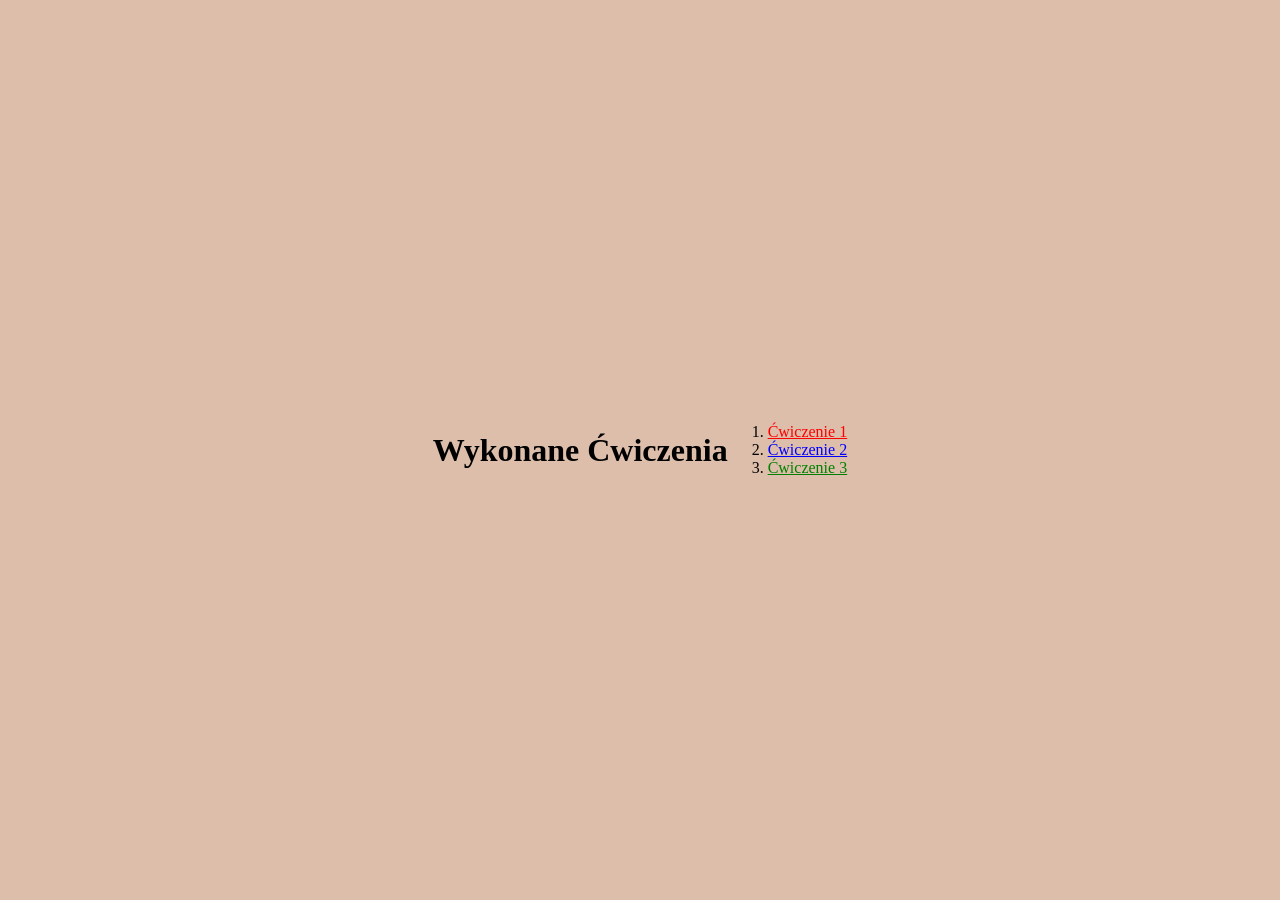
<file: lab_01/index.html>
<!doctype html>
<html lang="pl">
  <head>
    <meta charset="UTF-8" />
    <meta name="viewport" content="width=device-width, initial-scale=1.0" />
    <title>My Website</title>
    <link rel="stylesheet" href="./style.css" />
  </head>
  <body>
    <main class="main-container">
      <h1>Wykonane Ćwiczenia</h1>
      <ol>
        <li><a href="artykul.html" style="color: red">Ćwiczenie 1</a></li>
        <li><a href="tabela.html" style="color: blue">Ćwiczenie 2</a></li>
        <li><a href="kwadraty.html" style="color: green">Ćwiczenie 3</a></li>
      </ol>
    </main>
    <script src="index.js"></script>
  </body>
</html>
</file>
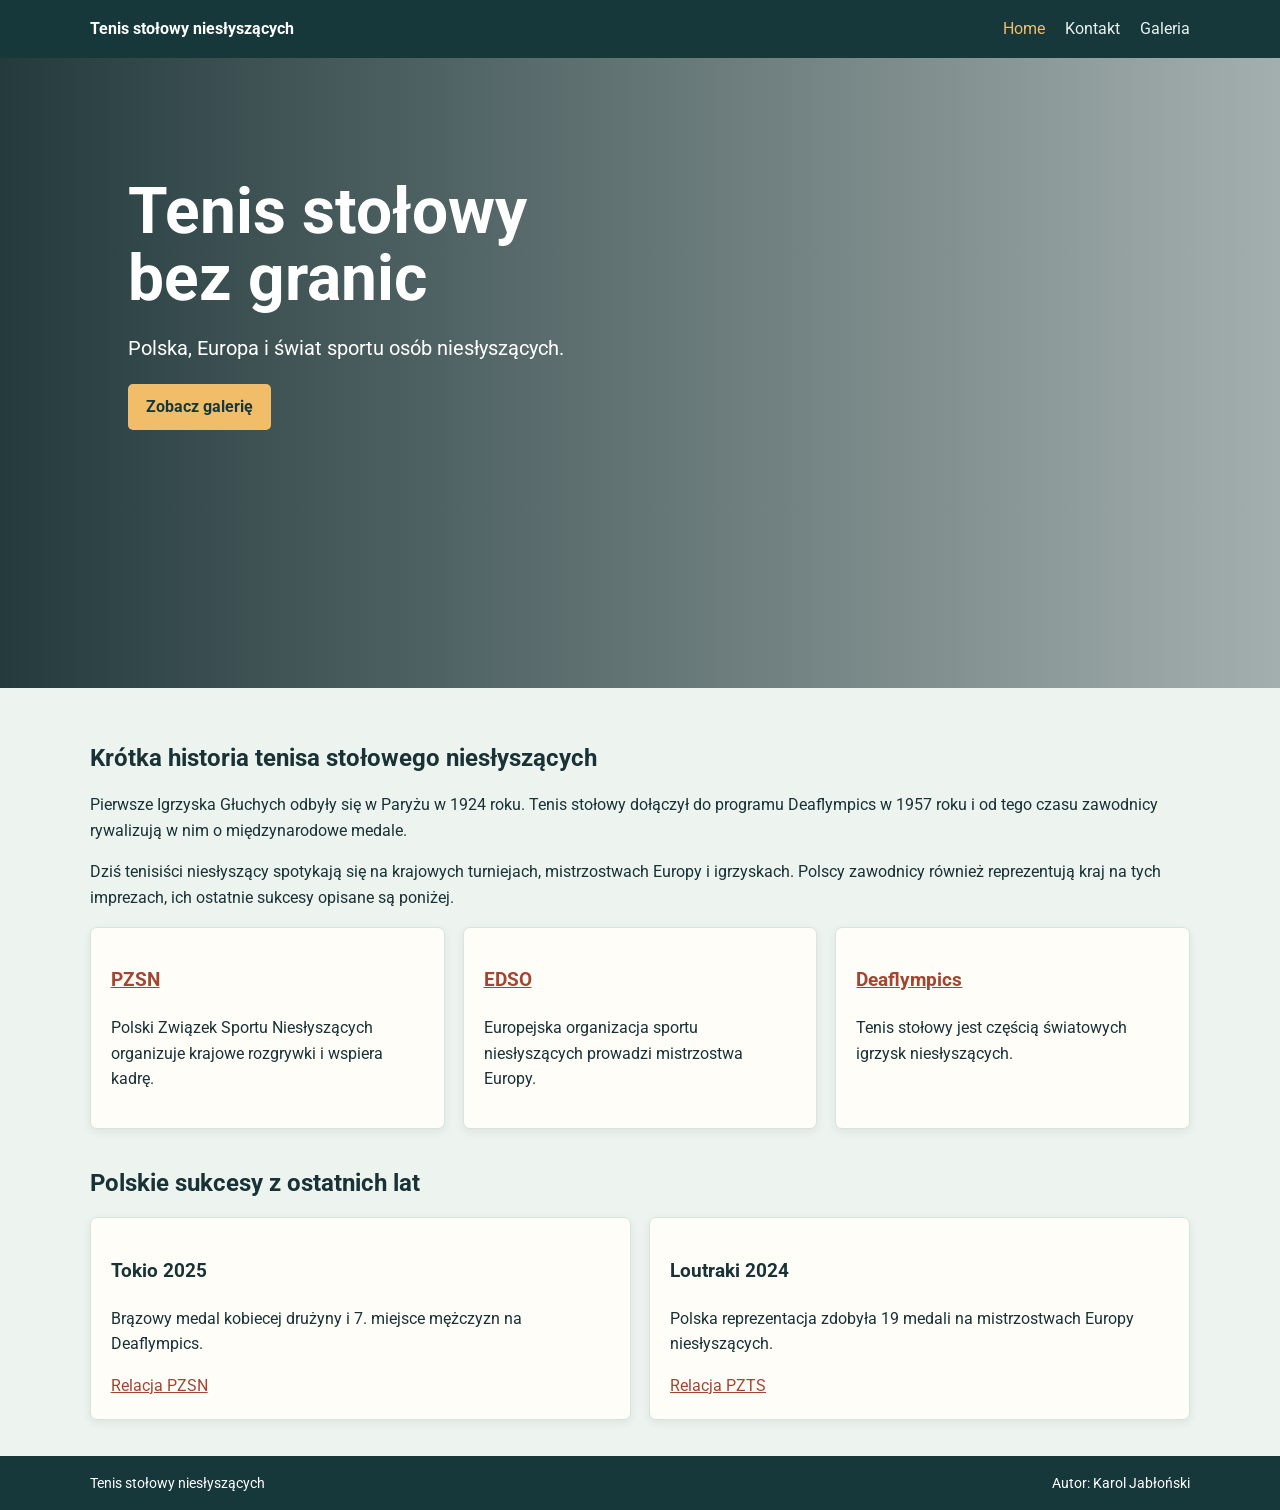
<file: projekt 1/index.html>
<!doctype html>
<html lang="pl">
  <head>
    <meta charset="utf-8" />
    <meta name="viewport" content="width=device-width, initial-scale=1" />
    <title>Tenis stołowy niesłyszących | Home</title>
    <link rel="preconnect" href="https://fonts.googleapis.com" />
    <link rel="preconnect" href="https://fonts.gstatic.com" crossorigin />
    <link
      href="https://fonts.googleapis.com/css2?family=Roboto:ital,wght@0,100..900;1,100..900&display=swap"
      rel="stylesheet"
    />
    <link rel="stylesheet" href="style.css" />
  </head>
  <body>
    <header>
      <a class="brand" href="home.html">Tenis stołowy niesłyszących</a>
      <nav>
        <a class="active" href="home.html">Home</a>
        <a href="kontakt.html">Kontakt</a>
        <a href="galeria.html">Galeria</a>
      </nav>
    </header>

    <main>
      <section class="hero">
        <h1>Tenis stołowy<br />bez granic</h1>
        <p>Polska, Europa i świat sportu osób niesłyszących.</p>
        <a class="button" href="galeria.html">Zobacz galerię</a>
      </section>

      <section class="content intro-content">
        <h2>Krótka historia tenisa stołowego niesłyszących</h2>
        <p>
          Pierwsze Igrzyska Głuchych odbyły się w Paryżu w 1924 roku. Tenis
          stołowy dołączył do programu Deaflympics w 1957 roku i od tego czasu
          zawodnicy rywalizują w nim o międzynarodowe medale.
        </p>
        <p>
          Dziś tenisiści niesłyszący spotykają się na krajowych turniejach,
          mistrzostwach Europy i igrzyskach. Polscy zawodnicy również
          reprezentują kraj na tych imprezach, ich ostatnie sukcesy opisane są
          poniżej.
        </p>
        <div class="cards">
          <article>
            <h3>
              <a href="https://www.pzsn.pl/" target="_blank" rel="noreferrer"
                >PZSN</a
              >
            </h3>
            <p>
              Polski Związek Sportu Niesłyszących organizuje krajowe rozgrywki i
              wspiera kadrę.
            </p>
          </article>
          <article>
            <h3>
              <a href="https://www.edso.eu/" target="_blank" rel="noreferrer"
                >EDSO</a
              >
            </h3>
            <p>
              Europejska organizacja sportu niesłyszących prowadzi mistrzostwa
              Europy.
            </p>
          </article>
          <article>
            <h3>
              <a
                href="https://www.deaflympics.com/sports/tt"
                target="_blank"
                rel="noreferrer"
                >Deaflympics</a
              >
            </h3>
            <p>Tenis stołowy jest częścią światowych igrzysk niesłyszących.</p>
          </article>
        </div>
      </section>

      <section class="content extra-info">
        <h2>Polskie sukcesy z ostatnich lat</h2>
        <div class="cards">
          <article>
            <h3>Tokio 2025</h3>
            <p>
              Brązowy medal kobiecej drużyny i 7. miejsce mężczyzn na
              Deaflympics.
            </p>
            <a
              href="https://www.pzsn.pl/aktualnosci/deaflympics-tokio-tenis-stolowy"
              >Relacja PZSN</a
            >
          </article>
          <article>
            <h3>Loutraki 2024</h3>
            <p>
              Polska reprezentacja zdobyła 19 medali na mistrzostwach Europy
              niesłyszących.
            </p>
            <a
              href="https://www.pzts.pl/aktualnosci/mistrzostwa-europy-nieslyszacych-w-loutraki-19-medali-polskich-zawodnikow/"
              >Relacja PZTS</a
            >
          </article>
        </div>
      </section>
    </main>

    <footer>
      <span>Tenis stołowy niesłyszących</span>
      <span>Autor: Karol Jabłoński</span>
    </footer>
  </body>
</html>
</file>
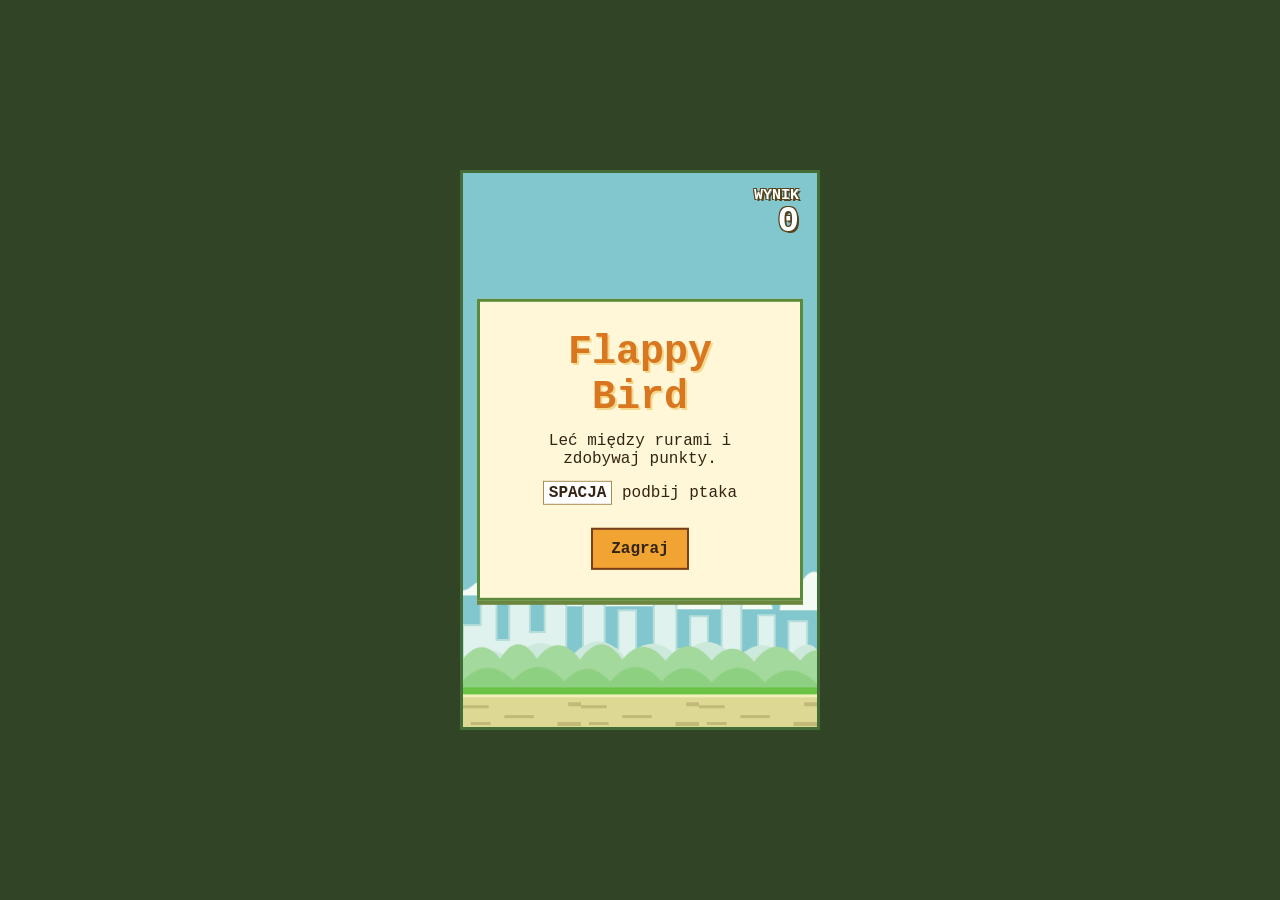
<file: lab_03/flappy bird/index.html>
<!doctype html>
<html lang="pl">
  <head>
    <meta charset="UTF-8">
    <meta name="viewport" content="width=device-width, initial-scale=1">
    <title>Flappy Bird</title>
    <link rel="stylesheet" href="style.css">
  </head>
  <body>
    <main>
      <section class="game" aria-label="Gra Flappy Bird">
        <canvas id="game" width="360" height="560" aria-label="Plansza gry"></canvas>

        <div class="score" aria-live="polite">
          <span>WYNIK</span>
          <strong id="score">0</strong>
        </div>
        <section class="panel" id="welcome">
          <h1>Flappy Bird</h1>
          <p>Leć między rurami i zdobywaj punkty.</p>
          <p class="controls"><kbd>SPACJA</kbd> podbij ptaka</p>
          <button id="start">Zagraj</button>
        </section>

        <section class="panel" id="ending" hidden>
          <h1 id="ending-title">Game Over</h1>
          <p>Najlepszy wynik: <strong id="best-score">0</strong></p>
          <p>Wynik poprzedniej gry: <strong id="last-score">0</strong></p>
          <h2>Najlepsze wyniki</h2>
          <ol id="score-list" aria-label="Pięć najlepszych wyników"></ol>
          <button id="replay">Zagraj ponownie</button>
        </section>
      </section>
    </main>
    <audio id="music" src="assets/music.wav" loop preload="auto"></audio>
    <script src="game.js"></script>
  </body>
</html>
</file>
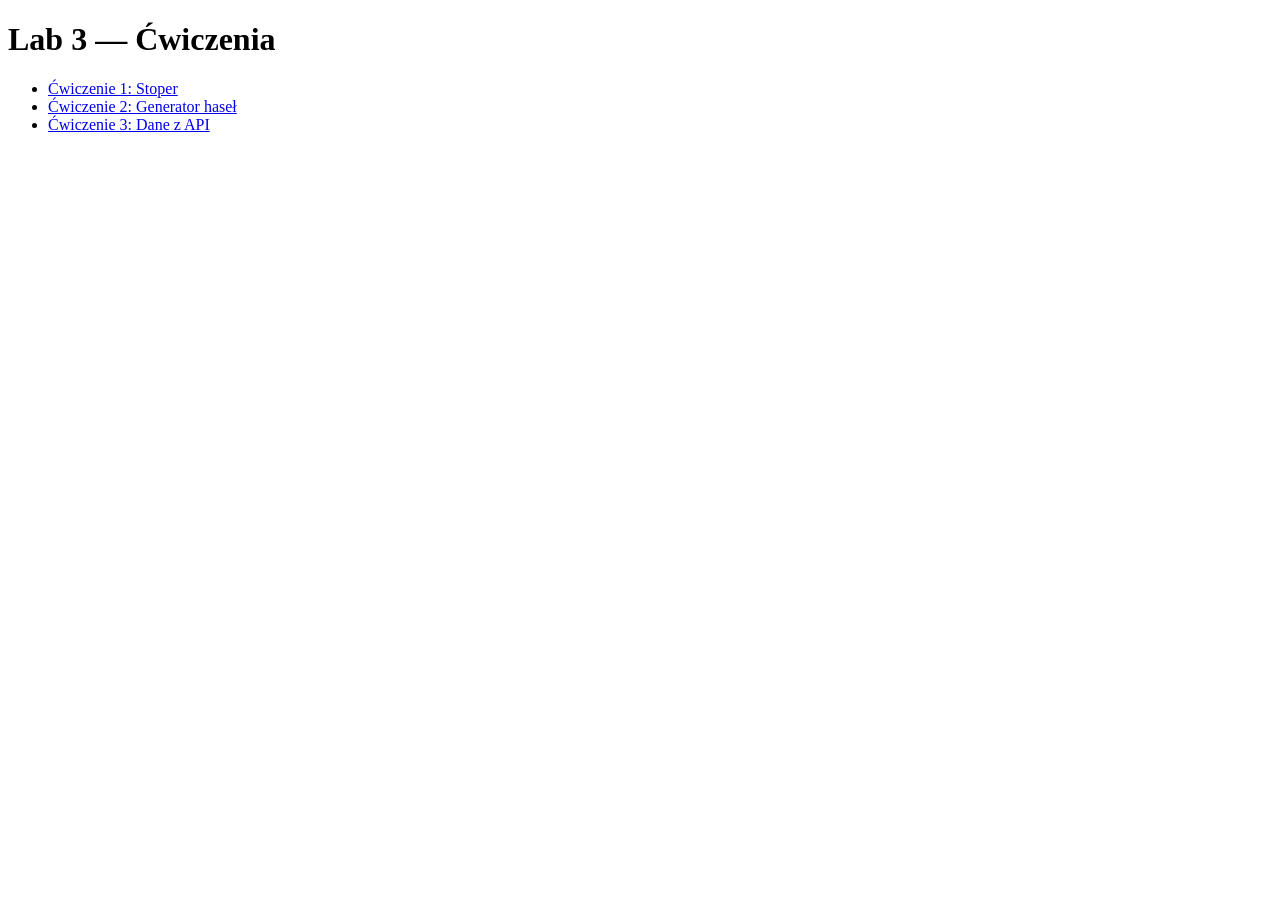
<file: lab_03/Ćwiczenia/index.html>
<!doctype html>
<html lang="pl">
<head>
  <meta charset="utf-8">
  <meta name="viewport" content="width=device-width, initial-scale=1">
  <title>Lab 3 — Ćwiczenia</title>
</head>
<body>
  <h1>Lab 3 — Ćwiczenia</h1>
  <ul>
    <li><a href="stoper.html">Ćwiczenie 1: Stoper</a></li>
    <li><a href="generator-hasel.html">Ćwiczenie 2: Generator haseł</a></li>
    <li><a href="produkty-api.html">Ćwiczenie 3: Dane z API</a></li>
  </ul>
</body>
</html>
</file>
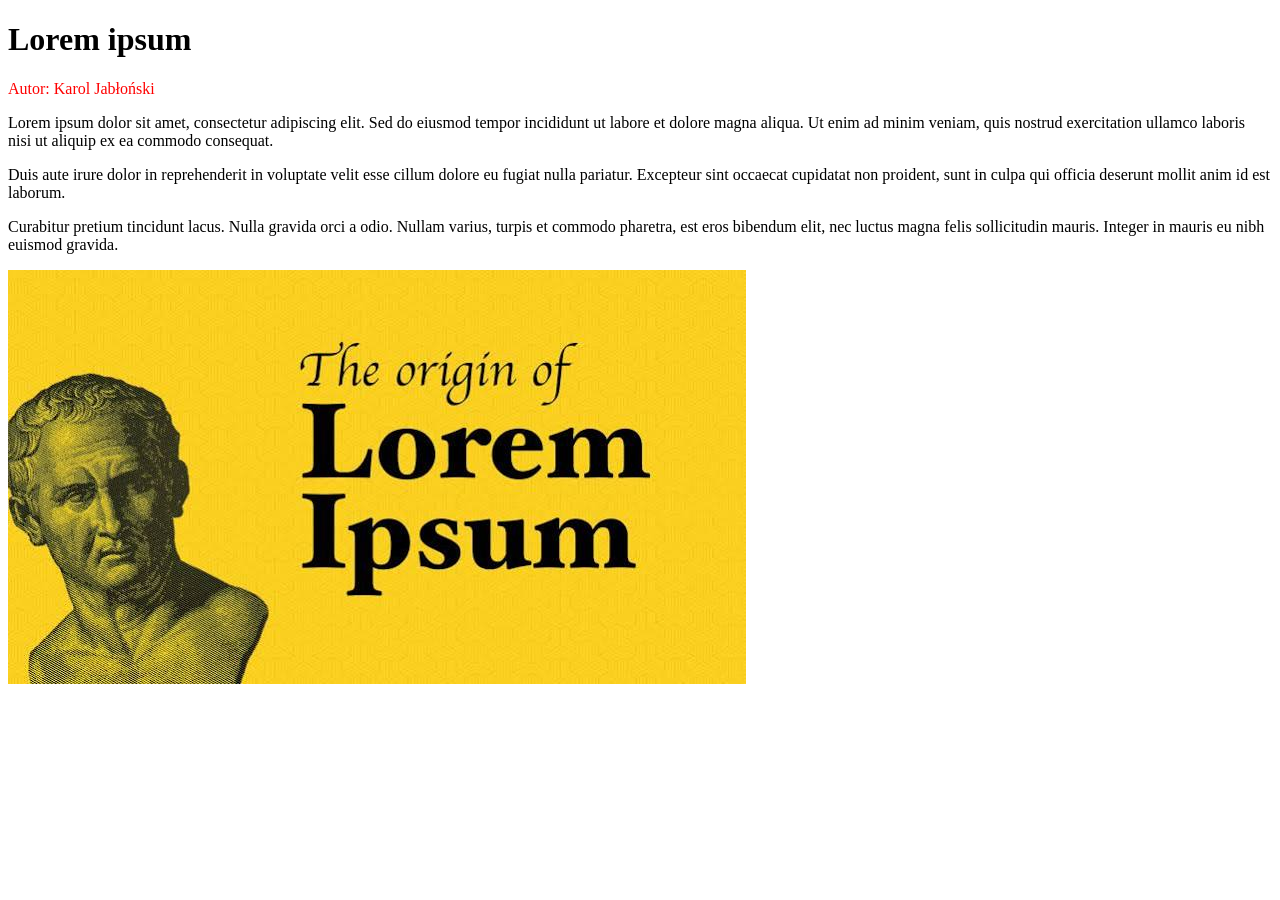
<file: lab_01/Artykul.html>
<!doctype html>
<html lang="pl">
  <head>
    <meta charset="UTF-8" />
    <meta name="viewport" content="width=device-width, initial-scale=1.0" />
    <title>Ćwiczenie 1: Artykuł</title>
  </head>
  <body>
    <h1>Lorem ipsum</h1>
    <div class="autor" style="color: red">Autor: Karol Jabłoński</div>
    <article>
      <p>
        Lorem ipsum dolor sit amet, consectetur adipiscing elit. Sed do eiusmod
        tempor incididunt ut labore et dolore magna aliqua. Ut enim ad minim
        veniam, quis nostrud exercitation ullamco laboris nisi ut aliquip ex ea
        commodo consequat.
      </p>

      <p>
        Duis aute irure dolor in reprehenderit in voluptate velit esse cillum
        dolore eu fugiat nulla pariatur. Excepteur sint occaecat cupidatat non
        proident, sunt in culpa qui officia deserunt mollit anim id est laborum.
      </p>

      <p>
        Curabitur pretium tincidunt lacus. Nulla gravida orci a odio. Nullam
        varius, turpis et commodo pharetra, est eros bibendum elit, nec luctus
        magna felis sollicitudin mauris. Integer in mauris eu nibh euismod
        gravida.
      </p>
    </article>
    <div>
      <img src="lorem.jpg" alt="Opis obrazka" />
    </div>
  </body>
</html>
</file>
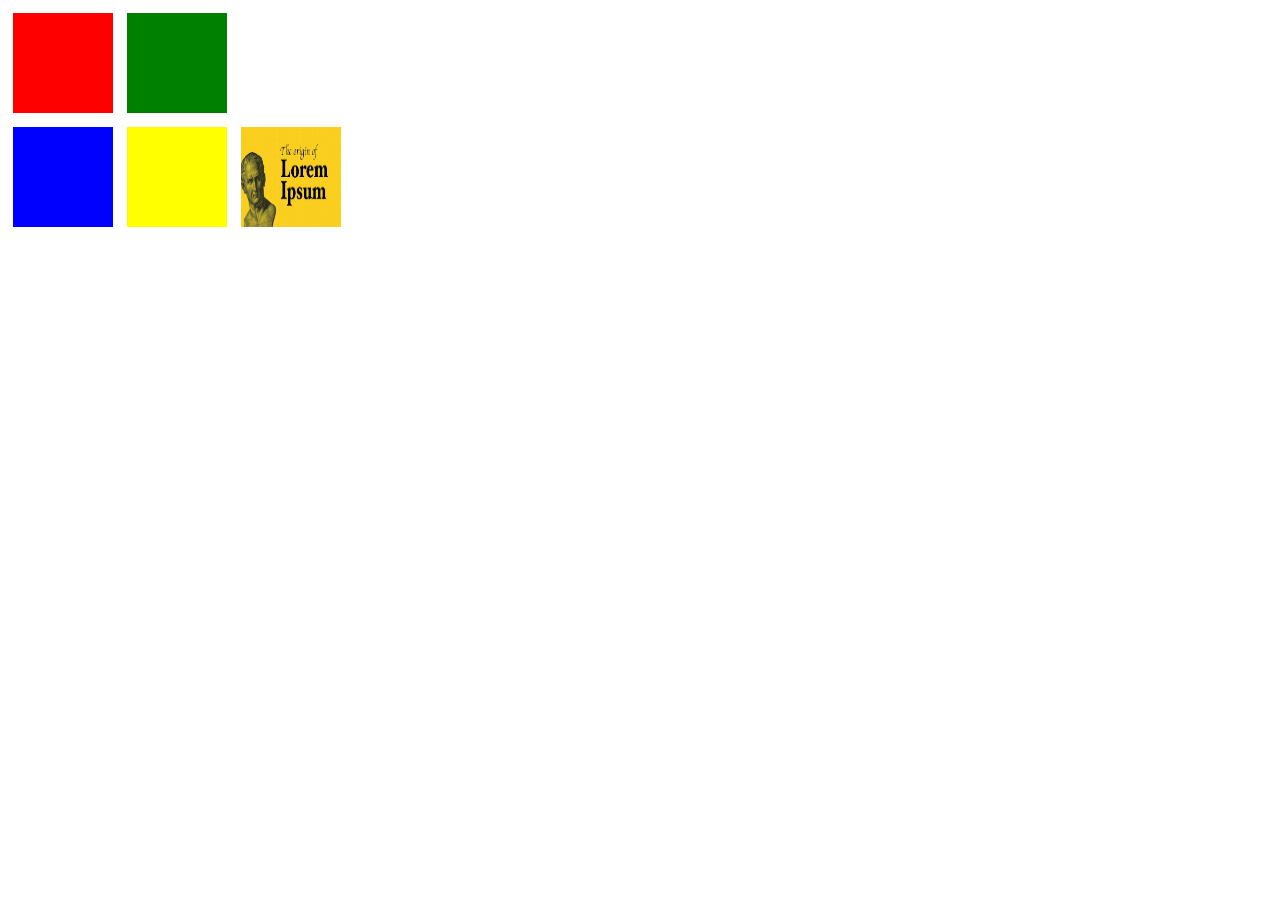
<file: lab_01/kwadraty.html>
<!doctype html>
<html lang="pl">
  <head>
    <meta charset="UTF-8" />
    <style>
      .kwadrat {
        width: 100px;
        height: 100px;
        display: inline-block;
        margin: 5px;
      }
      .czerwony {
        background-color: red;
      }
      .zielony {
        background-color: green;
      }
      .niebieski {
        background-color: blue;
      }
      .zoltym {
        background-color: yellow;
      }
    </style>
  </head>
  <body>
    <div class="kwadrat czerwony"></div>
    <div class="kwadrat zielony"></div>
    <br />
    <div class="kwadrat niebieski"></div>
    <div class="kwadrat zoltym"></div>
    <img src="lorem.jpg" class="kwadrat" alt="Obrazek" />
  </body>
</html>
</file>
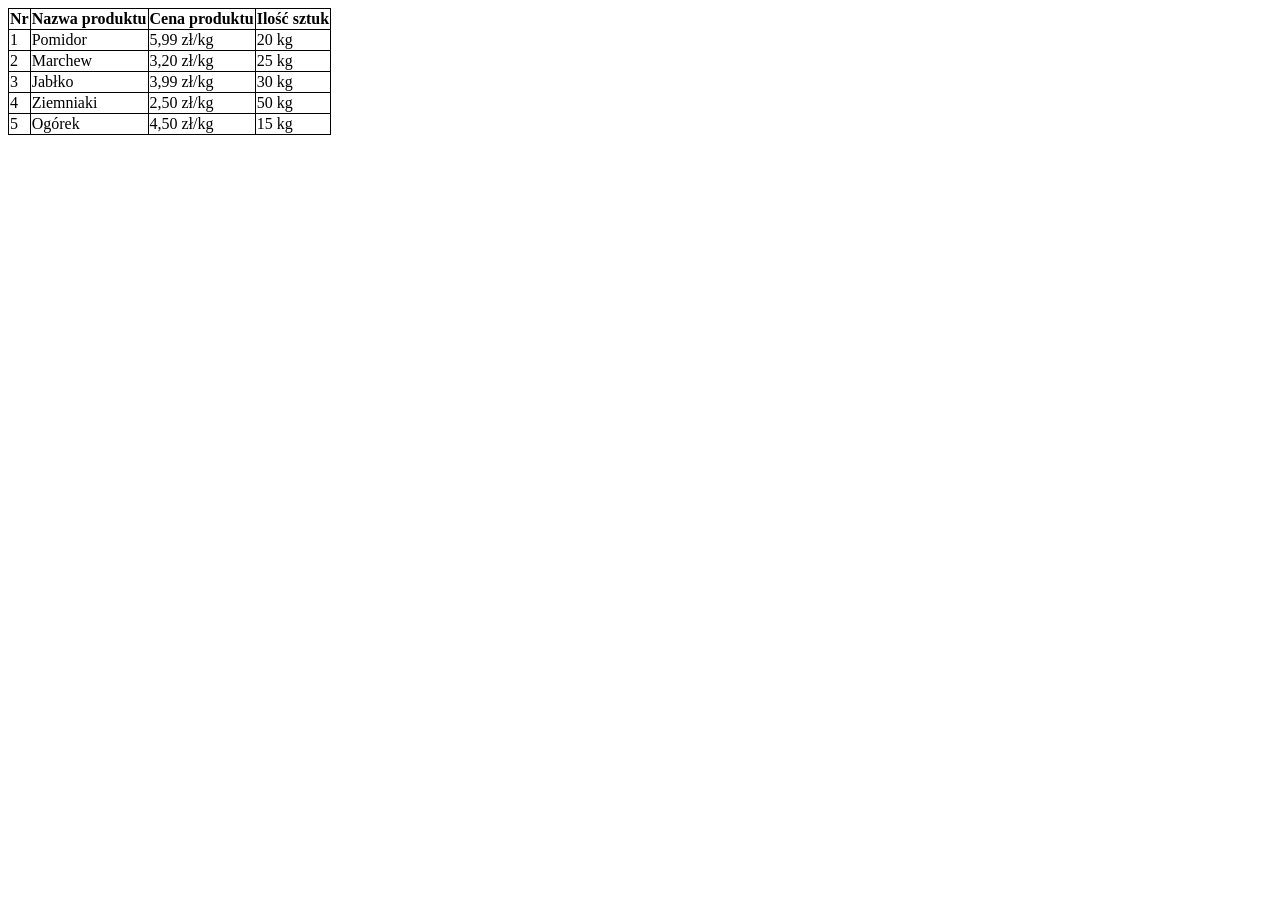
<file: lab_01/tabela.html>
<!doctype html>
<html lang="pl">
  <head>
        <meta charset="UTF-8" />
    <style>
      table {border-collapse: collapse;}
table, th, td {
  border:1px solid black;
}
</style>
</head>
  <body>
      <table>
        <tr>
    <th>Nr</th>
    <th>Nazwa produktu</th>
    <th>Cena produktu</th>
    <th>Ilość sztuk</th>
  </tr>
  <tr>
     <td>1</td>
    <td>Pomidor</td>
    <td>5,99 zł/kg</td>
    <td>20 kg</td>
  </tr>
  <tr>
     <td>2</td>
<td>Marchew</td>
    <td>3,20 zł/kg</td>
    <td>25 kg</td>
  </tr>
    <tr>
     <td>3</td>
<td>Jabłko</td>
    <td>3,99 zł/kg</td>
    <td>30 kg</td>
  </tr>
    <tr>
     <td>4</td>
   <td>Ziemniaki</td>
    <td>2,50 zł/kg</td>
    <td>50 kg</td>
  </tr>
    <tr>
     <td>5</td>
    <td>Ogórek</td>
    <td>4,50 zł/kg</td>
    <td>15 kg</td>
  </tr>
  </table>
    </main>
  </body>
</html>
</file>
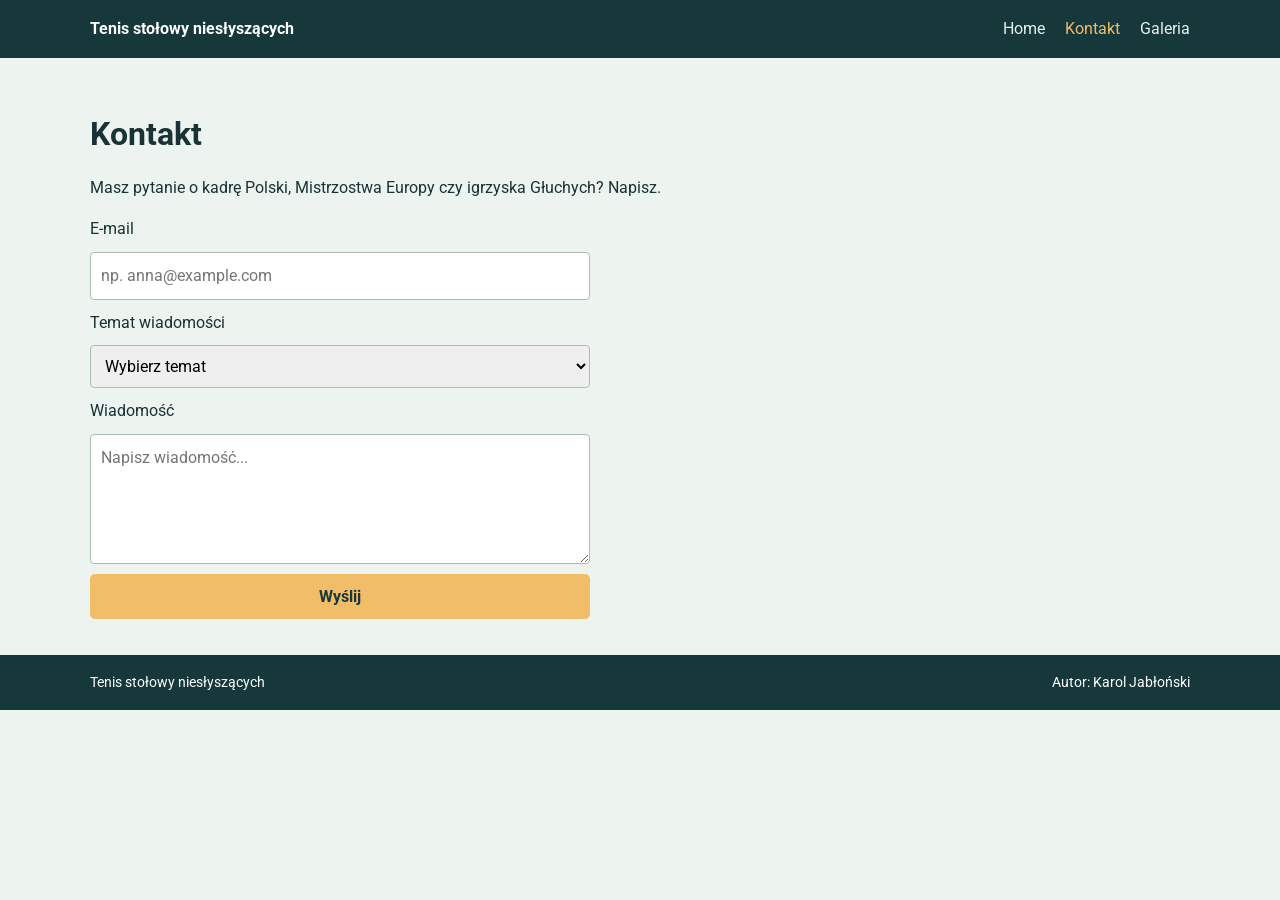
<file: projekt 1/kontakt.html>
<!doctype html>
<html lang="pl">
  <head>
    <meta charset="utf-8" />
    <meta name="viewport" content="width=device-width, initial-scale=1" />
    <title>Kontakt | Tenis stołowy niesłyszących</title>
    <link rel="preconnect" href="https://fonts.googleapis.com" />
    <link rel="preconnect" href="https://fonts.gstatic.com" crossorigin />
    <link
      href="https://fonts.googleapis.com/css2?family=Roboto:ital,wght@0,100..900;1,100..900&display=swap"
      rel="stylesheet"
    />
    <link rel="stylesheet" href="style.css" />
    <script src="script.js" defer></script>
  </head>
  <body>
    <header>
      <a class="brand" href="home.html">Tenis stołowy niesłyszących</a>
      <nav>
        <a href="home.html">Home</a>
        <a class="active" href="kontakt.html">Kontakt</a>
        <a href="galeria.html">Galeria</a>
      </nav>
    </header>

    <main class="content">
      <h1>Kontakt</h1>
      <p>
        Masz pytanie o kadrę Polski, Mistrzostwa Europy czy igrzyska Głuchych?
        Napisz.
      </p>
      <form id="contact-form">
        <label for="email">E-mail</label>
        <input
          id="email"
          name="email"
          type="text"
          placeholder="np. anna@example.com"
          required
          pattern="[^\s@]+@[^\s@]+\.[^\s@]+"
        />

        <label for="subject">Temat wiadomości</label>
        <select id="subject" name="subject" required>
          <option value="" selected disabled>Wybierz temat</option>
          <option>Kadra Polski</option>
          <option>mistrzostwa Europy</option>
          <option>Deaflympics</option>
        </select>

        <label for="message">Wiadomość</label>
        <textarea
          id="message"
          name="message"
          placeholder="Napisz wiadomość..."
          required
        ></textarea>
        <input class="button" type="submit" value="Wyślij" />
      </form>
    </main>

    <footer>
      <span>Tenis stołowy niesłyszących</span>
      <span>Autor: Karol Jabłoński</span>
    </footer>
  </body>
</html>
</file>
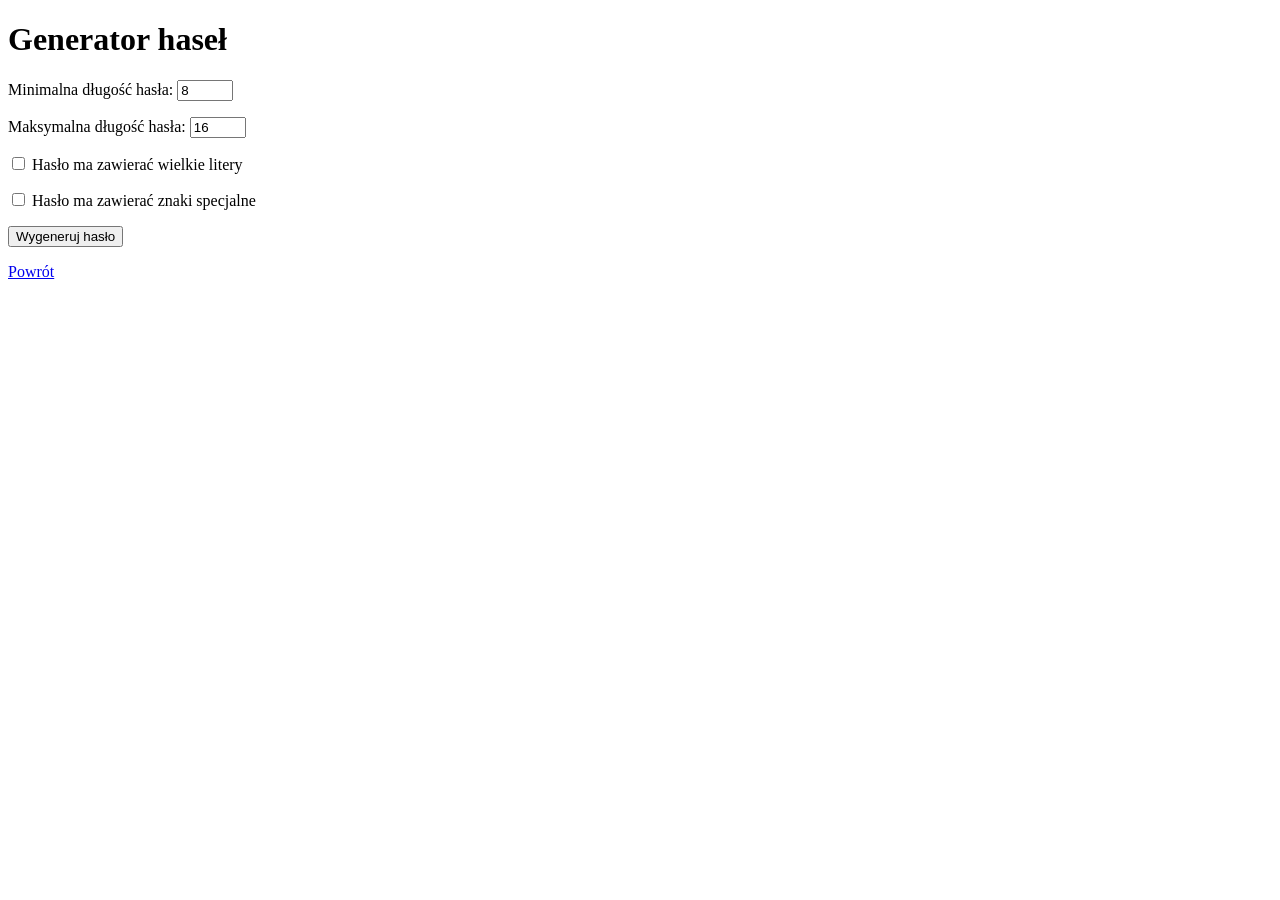
<file: lab_03/Ćwiczenia/generator-hasel.html>
<!doctype html>
<html lang="pl">
<head>
  <meta charset="utf-8">
  <meta name="viewport" content="width=device-width, initial-scale=1">
  <title>Generator haseł</title>
  <script src="assets/js/password-generator.js" defer></script>
</head>
<body>
  <h1>Generator haseł</h1>
  <form id="formularz">
    <p>
      <label for="minimum">Minimalna długość hasła:</label>
      <input id="minimum" type="number" min="1" max="256" value="8" required>
    </p>
    <p>
      <label for="maksimum">Maksymalna długość hasła:</label>
      <input id="maksimum" type="number" min="1" max="256" value="16" required>
    </p>
    <p>
      <label><input id="wielkie" type="checkbox"> Hasło ma zawierać wielkie litery</label>
    </p>
    <p>
      <label><input id="specjalne" type="checkbox"> Hasło ma zawierać znaki specjalne</label>
    </p>
    <button type="submit">Wygeneruj hasło</button>
  </form>
  <p><a href="index.html">Powrót</a></p>
</body>
</html>
</file>
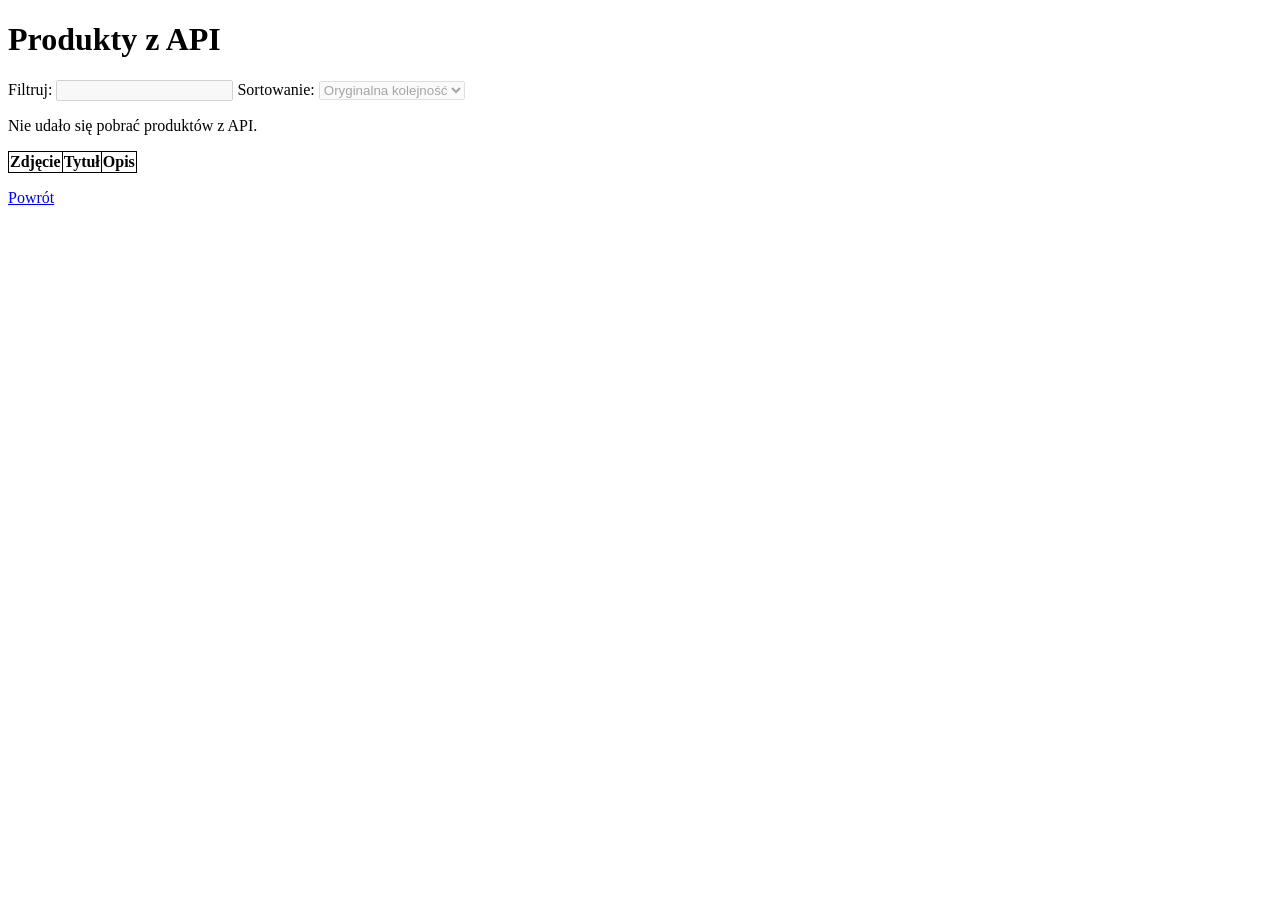
<file: lab_03/Ćwiczenia/produkty-api.html>
<!doctype html>
<html lang="pl">
  <head>
    <meta charset="utf-8" />
    <meta name="viewport" content="width=device-width, initial-scale=1" />
    <title>Produkty z API</title>
    <style>
      table, th, td {
        border: 1px solid black;
        border-collapse: collapse;
      }
    </style>
    <script src="assets/js/products-api.js" defer></script>
  </head>
  <body>
    <h1>Produkty z API</h1>
    <label for="szukaj">Filtruj:</label>
    <input id="szukaj" type="search" disabled />
    <label for="sortowanie">Sortowanie:</label>
    <select id="sortowanie" disabled>
      <option value="original">Oryginalna kolejność</option>
      <option value="ascending">Rosnąco</option>
      <option value="descending">Malejąco</option>
    </select>
    <p id="status">Pobieranie danych...</p>
    <table>
      <thead>
        <tr>
          <th>Zdjęcie</th>
          <th>Tytuł</th>
          <th>Opis</th>
        </tr>
      </thead>
      <tbody id="produkty"></tbody>
    </table>
    <p><a href="index.html">Powrót</a></p>
  </body>
</html>
</file>
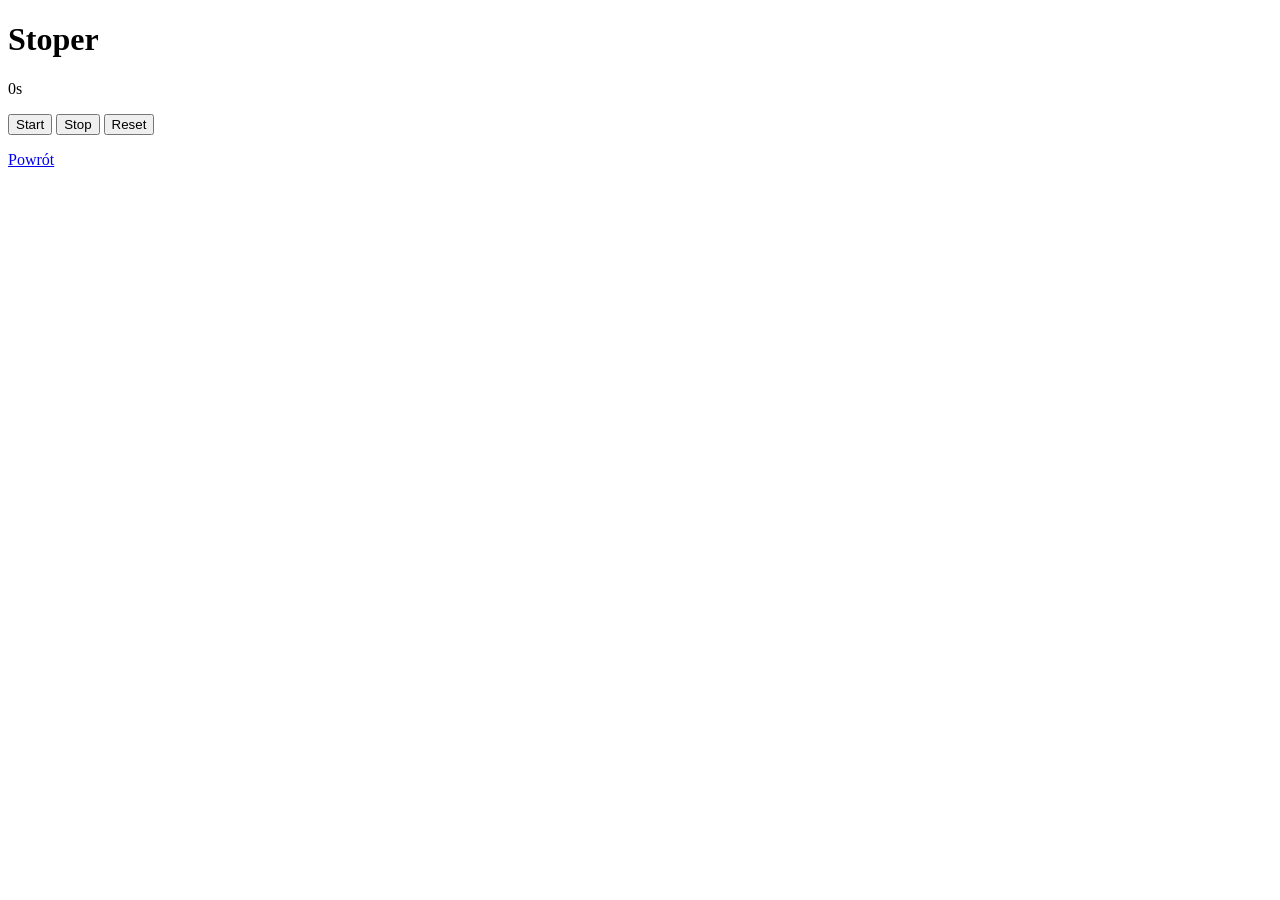
<file: lab_03/Ćwiczenia/stoper.html>
<!doctype html>
<html lang="pl">
<head>
  <meta charset="utf-8">
  <meta name="viewport" content="width=device-width, initial-scale=1">
  <title>Stoper</title>
  <script src="assets/js/stopper.js" defer></script>
</head>
<body>
  <h1>Stoper</h1>
  <p id="czas">0s</p>
  <button id="start" type="button">Start</button>
  <button id="stop" type="button">Stop</button>
  <button id="reset" type="button">Reset</button>
  <p><a href="index.html">Powrót</a></p>
</body>
</html>
</file>
<file: lab_01/style.css>
html {
 background-color: #DDBEAA;
 height: 100vh;
}
body {
 height: 100vh;
 margin: 0;
}
.main-container {
 height: 100%;
 display: flex;
 align-items: center;
 justify-content: center;
}
</file>
<file: projekt 1/style.css>
* {
  box-sizing: border-box;
}
body {
  margin: 0;
  color: #183236;
  background: #edf3ef;
  font:
    16px "Roboto",
    sans-serif;
  line-height: 1.6;
}
header,
footer {
  display: flex;
  justify-content: space-between;
  align-items: center;
  gap: 18px;
  padding: 16px 7%;
  color: white;
  background: #17383b;
}
.brand {
  color: white;
  font-weight: bold;
  text-decoration: none;
}
nav {
  display: flex;
  gap: 20px;
}
nav a {
  color: #e7f1ed;
  text-decoration: none;
}
nav a:hover,
nav .active {
  color: #f2bd69;
}
a {
  color: #a44532;
}
main {
  width: 100%;
}
.hero {
  min-height: 70vh;
  padding: 90px 10%;
  color: white;
  background:
    linear-gradient(90deg, #10282be8, #10282b55),
    url("https://www.pzts.pl/wp-content/uploads/2025/11/51670364598_c0bd169c76_k.jpg")
      center/cover;
}
.hero h1 {
  max-width: 650px;
  margin: 30px 0 12px;
  font-size: clamp(40px, 6vw, 64px);
  line-height: 1.05;
}
.hero p {
  max-width: 520px;
  font-size: 20px;
}
.button {
  display: inline-block;
  padding: 10px 18px;
  color: #17383b;
  background: #f2bd69;
  border: 0;
  border-radius: 5px;
  font-weight: bold;
  text-decoration: none;
  cursor: pointer;
}
.content {
  padding: 36px 7%;
}
.content h1,
.content h2 {
  line-height: 1.2;
}
.intro-content {
  padding-bottom: 10px;
}
.extra-info {
  padding-top: 10px;
}
.cards,
.gallery {
  display: flex;
  flex-wrap: wrap;
  gap: 18px;
}
.cards article,
.gallery figure {
  flex: 1 1 240px;
  min-width: 0;
  margin: 0;
  padding: 20px;
  background: #fffdf8;
  border: 1px solid #d8e4de;
  border-radius: 7px;
}
.cards article {
  box-shadow: 0 3px 10px #17383b12;
}
.gallery img {
  display: block;
  width: 100%;
  height: 240px;
  object-fit: cover;
  border-radius: 4px;
}
.gallery figcaption {
  padding-top: 10px;
}
form {
  display: grid;
  gap: 10px;
  max-width: 500px;
}
input,
select,
textarea {
  width: 100%;
  padding: 10px;
  border: 1px solid #aabdb5;
  border-radius: 4px;
  font: inherit;
}
textarea {
  min-height: 130px;
}
input[type="submit"] {
  width: auto;
}
video {
  display: block;
  max-width: 100%;
  max-height: 75vh;
  margin: 20px auto;
  border-radius: 6px;
}
footer {
  font-size: 14px;
}
@media (max-width: 600px) {
  header,
  footer {
    flex-direction: column;
  }
  nav {
    gap: 16px;
  }
  .hero {
    min-height: 60vh;
    padding: 60px 7%;
  }
  .content {
    padding: 28px 6%;
  }
}
</file>
<file: lab_03/flappy bird/style.css>
* {
  box-sizing: border-box;
}

body {
  min-width: 280px;
  min-height: 100vh;
  margin: 0;
  display: grid;
  place-items: center;
  background: #314526;
  color: #332414;
  font-family: "Courier New", monospace;
}

.game {
  position: relative;
  width: min(360px, calc(100vw - 24px));
  aspect-ratio: 360 / 560;
  overflow: hidden;
  border: 3px solid #436c36;
  background: #8bd8df;
}

canvas {
  display: block;
  width: 100%;
  height: 100%;
}

.score {
  position: absolute;
  z-index: 1;
  top: 14px;
  right: 18px;
  display: grid;
  justify-items: end;
  color: white;
  font-weight: 700;
  text-shadow: 2px 2px #57431b, -1px -1px #57431b, 1px -1px #57431b, -1px 1px #57431b;
}

.score span {
  font-size: clamp(10px, 1.5vw, 15px);
}

.score strong {
  font-size: clamp(28px, 5vw, 36px);
  line-height: 1;
}

.panel {
  position: absolute;
  top: 50%;
  left: 50%;
  width: min(410px, calc(100% - 28px));
  max-height: calc(100% - 32px);
  overflow: auto;
  padding: clamp(16px, 3vw, 28px);
  transform: translate(-50%, -50%);
  border: 3px solid #5c8a3b;
  background: #fff7d8;
  text-align: center;
  box-shadow: 0 4px 0 #6c873d;
}

.panel h1 {
  margin: 0 0 12px;
  color: #d87720;
  font-size: clamp(25px, 5vw, 40px);
  text-shadow: 2px 2px #f4d88b;
}

.panel p {
  margin: 10px 0;
  font-size: clamp(12px, 2vw, 16px);
}

.panel h2 {
  margin: 14px 0 7px;
  font-size: clamp(12px, 1.8vw, 16px);
}

.controls {
  line-height: 1.9;
}

kbd {
  padding: 2px 5px;
  border: 1px solid #aa8b4e;
  background: white;
  font: inherit;
  font-weight: 700;
}

button {
  margin-top: 10px;
  padding: 10px 18px;
  border: 2px solid #77401d;
  background: #f1a432;
  color: #332414;
  font: inherit;
  font-weight: 700;
  cursor: pointer;
}

button:hover {
  background: #ffc04f;
}

button:focus-visible {
  outline: 3px solid #344c20;
  outline-offset: 3px;
}

#score-list {
  display: grid;
  gap: 4px;
  max-width: 270px;
  margin: 0 auto 12px;
  padding: 0;
  list-style: none;
  font-size: clamp(12px, 1.7vw, 15px);
}

#score-list li {
  display: grid;
  grid-template-columns: 1fr 54px 32px;
  align-items: center;
  padding: 6px 10px;
  border: 1px solid #d7c68e;
  background: #f5edcc;
  text-align: right;
}

#score-list li:first-child {
  border-color: #d4a13a;
  background: #f8df9b;
}

.rank {
  text-align: left;
}

.points {
  color: #70654b;
  font-size: .8em;
}

[hidden] {
  display: none !important;
}
</file>
